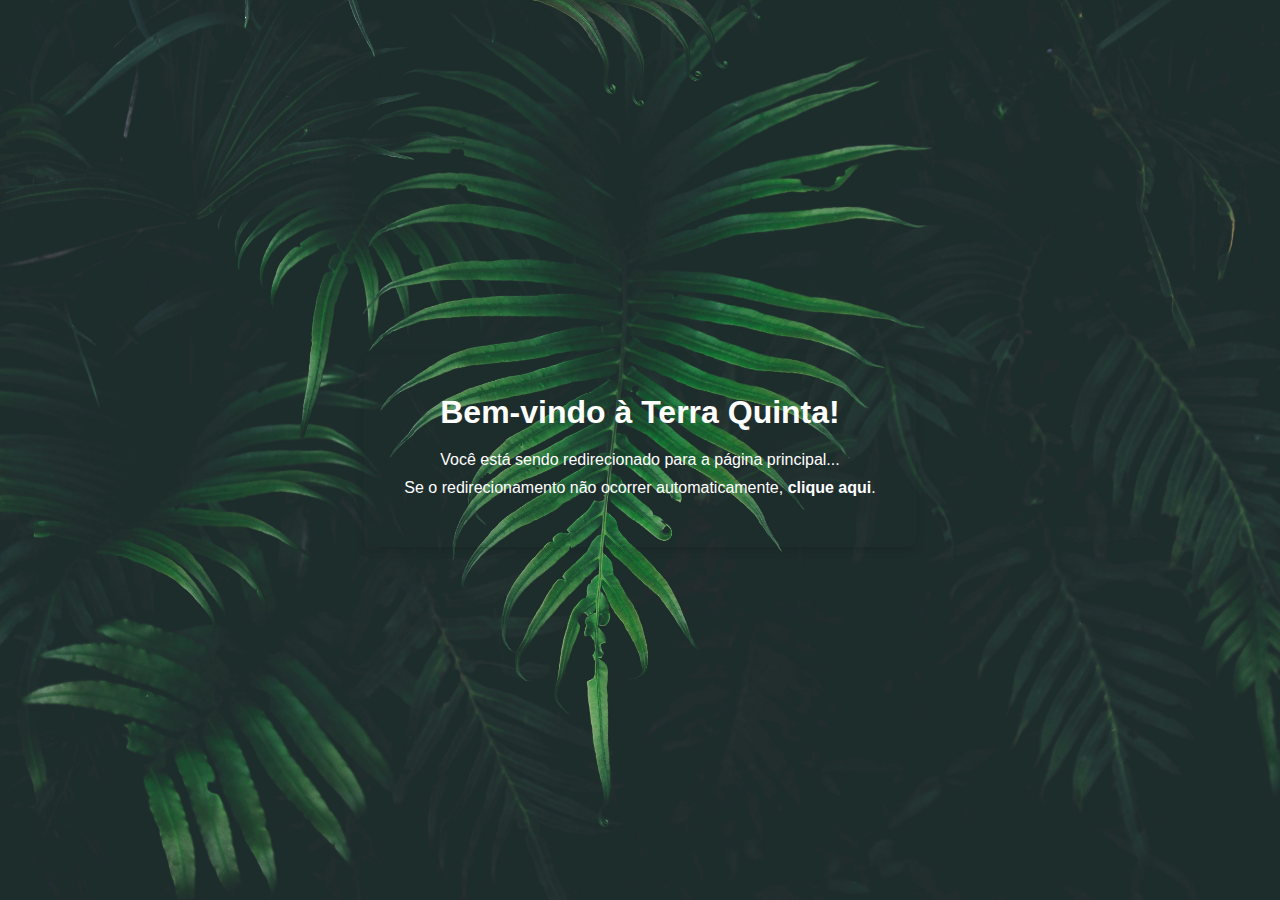
<file: index.html>
<!-- PAGINA DE REDIRECIOMENTO - APENAS PRO GITHUB PAGES FUNCIONAR -->
<!DOCTYPE html>
<html lang="pt-br">
<head>
    <meta charset="UTF-8">
    <meta name="viewport" content="width=device-width, initial-scale=1.0">
    <title>Redirecionando...</title>
    <meta http-equiv="refresh" content="2; url=home.html">
    <link rel="stylesheet" href="css/index.css">
</head>
<body>
    <div class="redirect-container">
        <h1>Bem-vindo à Terra Quinta!</h1>
        <p>Você está sendo redirecionado para a página principal...</p>
        <p>Se o redirecionamento não ocorrer automaticamente, <a href="home.html">clique aqui</a>.</p>
    </div>
</body>
</html>
</file>
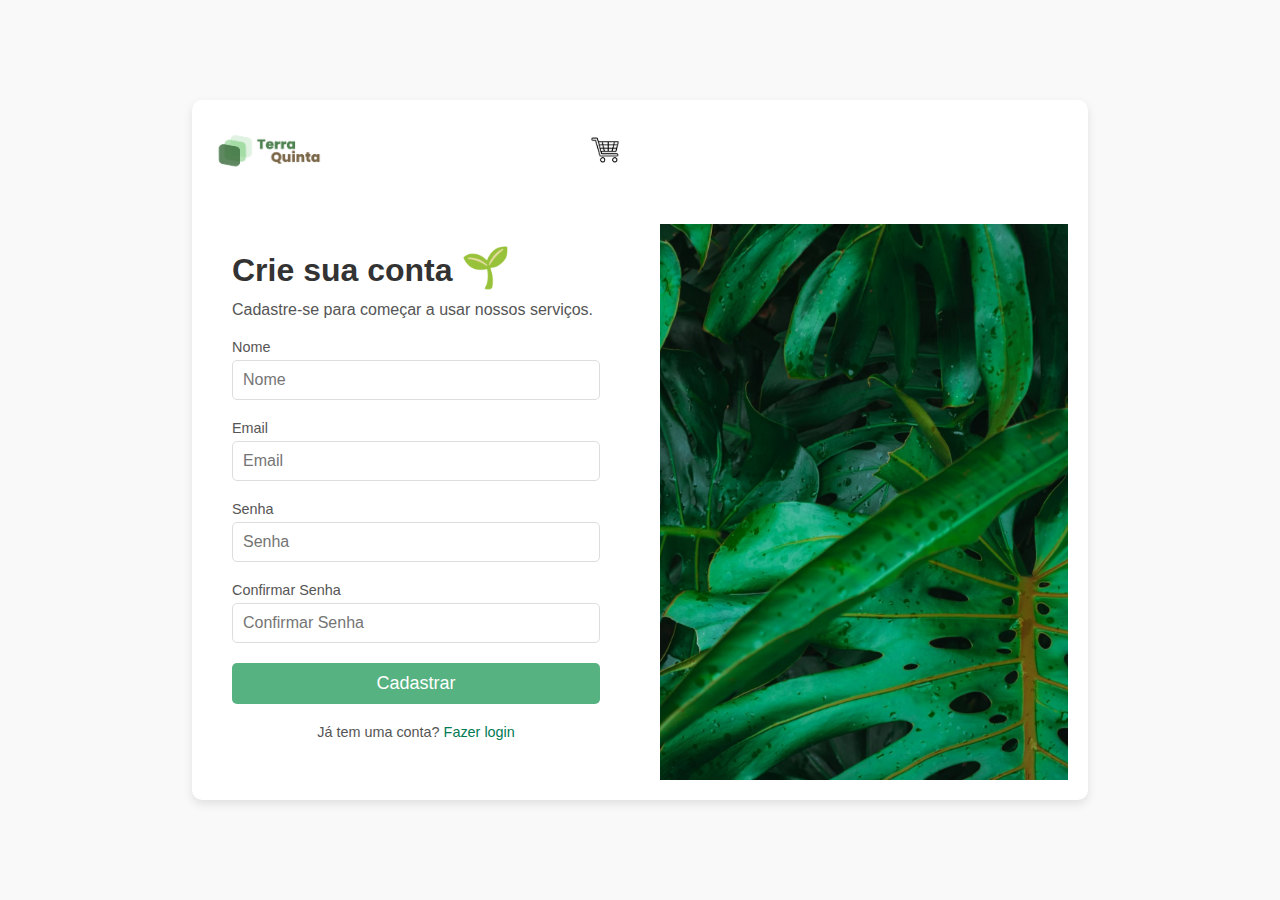
<file: cadastro.html>
<!DOCTYPE html>
<html lang="pt-BR">

<head>
    <meta charset="UTF-8">
    <meta name="viewport" content="width=device-width, initial-scale=1.0">
    <link rel="stylesheet" href="css/cadastro.css">
    <title>Cadastro - Terra Quinta</title>
</head>

<body>
    <div class="container">

        <!-- Logo e Carrinho -->
        <div class="container-logo">
            <div class="logo">
                <div>
                    <a href="http://127.0.0.1:5500/home.html">
                        <img src="images/logoTerraQuinta.png" alt="Logo Terra Quinta">
                    </a>
                </div>
                <div>
                    <a href="carrinho.html" class="icon">
                        <img src="images/carrinhoHeader.png" alt="Carrinho" style="width: 30px; height: 30px;">
                    </a>
                </div>
            </div>
        </div>

        <!-- Painel de Cadastro -->
        <div class="container-register">
            <div class="register-panel">
                <h1>Crie sua conta <span>🌱</span></h1>
                <p>Cadastre-se para começar a usar nossos serviços.</p>

                <form id="register-form">
                    <label for="register-username">Nome</label>
                    <input type="text" id="register-username" placeholder="Nome" required>

                    <label for="register-email">Email</label>
                    <input type="email" id="register-email" placeholder="Email" required>

                    <label for="register-password">Senha</label>
                    <input type="password" id="register-password" placeholder="Senha" required>

                    <label for="confirm-password">Confirmar Senha</label>
                    <input type="password" id="confirm-password" placeholder="Confirmar Senha" required>

                    <div class="content-btn">
                        <button type="submit" class="btn">Cadastrar</button>
                    </div>
                </form>

                <!-- Feedback para o usuário -->
                <p id="feedback" class="hidden"></p>

                <p class="register">
                    Já tem uma conta? <a href="login.html">Fazer login</a>
                </p>
            </div>

            <div class="image-panel">
                <img src="images/loginPlanta.jpg" alt="Imagem de folhas">
            </div>
        </div>
    </div>

    <script src="js/cadastro.js"></script>
</body>

</html>
</file>
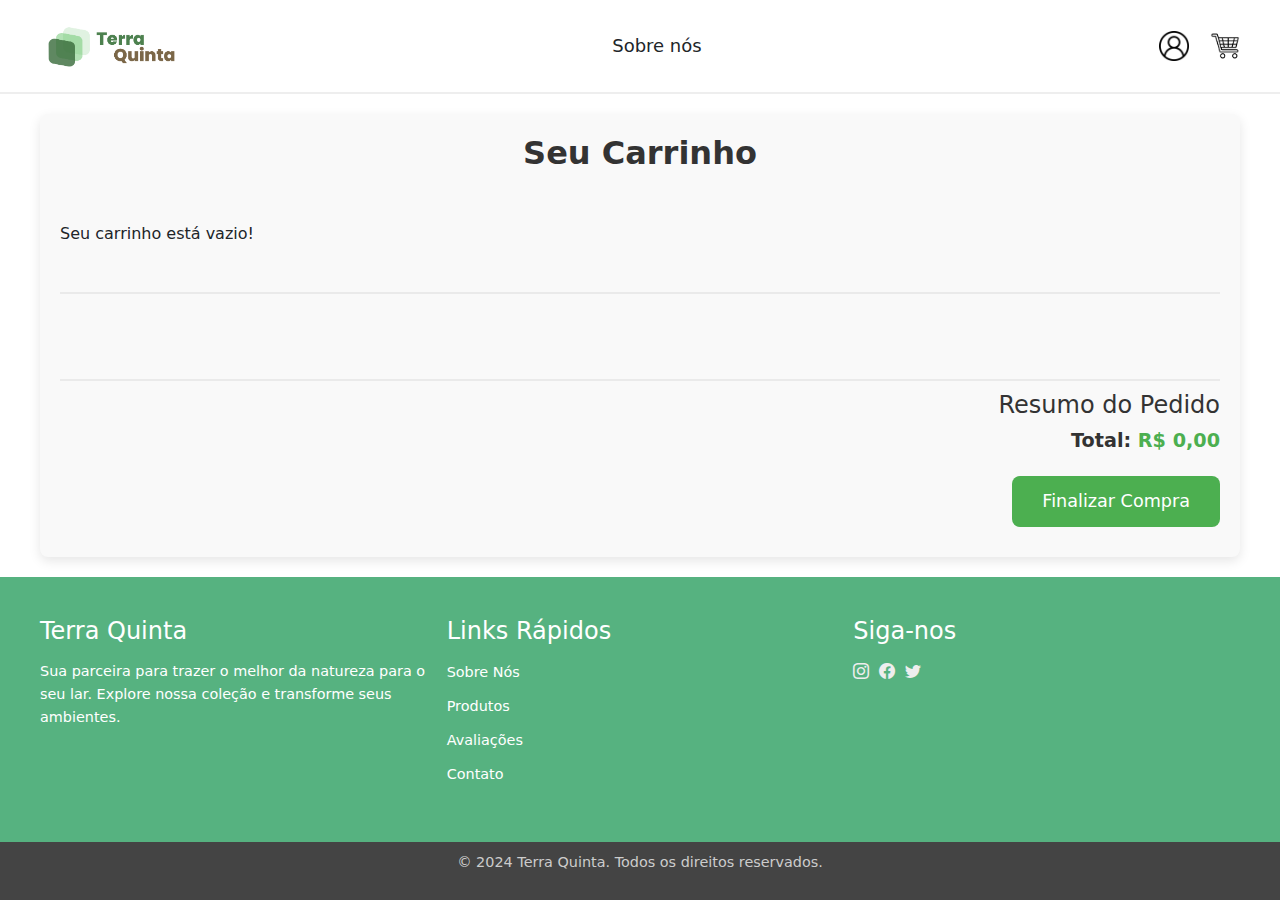
<file: carrinho.html>
<!DOCTYPE html>
<html lang="pt-BR">

<head>
    <meta charset="UTF-8">
    <meta name="viewport" content="width=device-width, initial-scale=1.0">
    <title>Carrinho - Terra Quinta</title>
    <link rel="stylesheet" href="css/carrinho.css">
    <link rel="stylesheet" href="https://cdn.jsdelivr.net/npm/bootstrap@5.3.3/dist/css/bootstrap.min.css">
    <link href="https://cdn.jsdelivr.net/npm/bootstrap-icons/font/bootstrap-icons.css" rel="stylesheet">
</head>

<body>
    <header class="main-header">
        <div class="logo">
            <a href="http://127.0.0.1:5500/home.html">
                <img src="images/logoTerraQuinta.png" alt="Logo Terra Quinta">
            </a>
           
        </div>
        <a href="http://127.0.0.1:5500/home.html#sobre-nos" class="nav-link" style="font-size: 18px;">Sobre nós</a>
        <nav>

            <div class="icons">
                <a href="http://127.0.0.1:5500/login.html">
                    <img src="images/users.png" alt="User" style="width: 30px; height: 30px;">
                </a>

                <a href="http://127.0.0.1:5500/carrinho.html" class="icon">
                    <img src="images/carrinhoHeader.png" alt="Carrinho" style="width: 30px; height: 30px;">
                </a>
            </div>
        </nav>
    </header>

    <main class="cart-container">
        <h1>Seu Carrinho</h1>
        <div class="cart-items">
            <!-- Os itens do carrinho serão adicionados aqui -->
        </div>

        <div class="cart-summary">
            <h2>Resumo do Pedido</h2>
            <p>Total: <span id="total-price">R$ 0,00</span></p>
        
            <button class="checkout-btn" >Finalizar Compra</button>
        </div>
    </main>

    <footer id="contato" class="footer-section">
        <div class="footer-container">
            <div class="footer-about">
                <h4>Terra Quinta</h4>
                <p>
                    Sua parceira para trazer o melhor da natureza para o seu lar. Explore nossa coleção e transforme
                    seus ambientes.
                </p>
            </div>
            <div class="footer-links">
                <h4>Links Rápidos</h4>
                <ul>
                    <li><a href="#sobre-nos">Sobre Nós</a></li>
                    <li><a href="#produtos">Produtos</a></li>
                    <li><a href="#avaliacoes">Avaliações</a></li>
                    <li><a href="#contato">Contato</a></li>
                </ul>
            </div>
            <div class="footer-social">
                <h4>Siga-nos</h4>
                <div class="social-icons">
                    <a href="#" aria-label="Instagram"><i class="bi bi-instagram"></i></a>
                    <a href="#" aria-label="Facebook"><i class="bi bi-facebook"></i></a>
                    <a href="#" aria-label="Twitter"><i class="bi bi-twitter"></i></a>
                
                </div>
            </div>
        </div>

    </footer>
    
    <div class="main-footer">
        <p>© 2024 Terra Quinta. Todos os direitos reservados.</p>
    </div>

    <script src="js/carrinho.js"></script>
    <script src="js/script.js"></script>
    <script src="https://cdn.jsdelivr.net/npm/bootstrap@5.3.3/dist/js/bootstrap.bundle.min.js"></script>
</body>

</html>
</file>
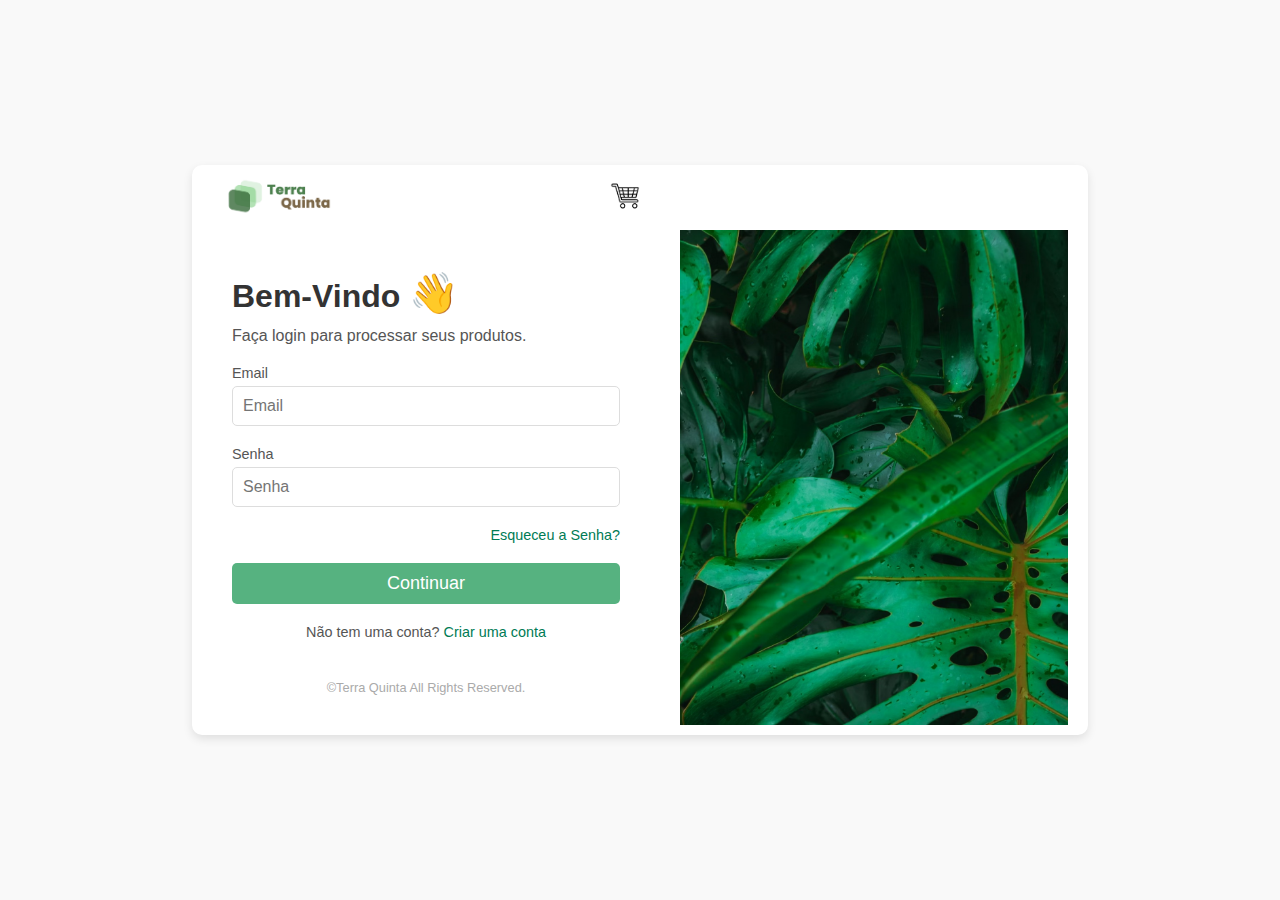
<file: login.html>
<!DOCTYPE html>
<html lang="pt-BR">

<head>
    <meta charset="UTF-8">
    <meta name="viewport" content="width=device-width, initial-scale=1.0">
    <link rel="stylesheet" href="css/login.css">
    <title>Login - Terra Quinta</title>
</head>

<body>
    <div class="container">

        <!-- Logo e Carrinho -->
        <div class="container-logo">
            <div class="logo">
                <div>
                    <a href="http://127.0.0.1:5500/home.html">
                        <img src="images/logoTerraQuinta.png" alt="Logo Terra Quinta">
                    </a>
                </div>
                <div>
                    <a href="carrinho.html" class="icon">
                        <img src="images/carrinhoHeader.png" alt="Carrinho" style="width: 30px; height: 30px;">
                    </a>
                </div>
            </div>
        </div>

        <!-- Painel de Login -->
        <div class="container-login">
            <div class="login-panel">
                <h1>Bem-Vindo <span>👋</span></h1>
                <p>Faça login para processar seus produtos.</p>

                <!-- Formulário de Login -->
                <form id="login-form">
                    <label for="login-username">Email</label>
                    <input type="text" id="login-username" placeholder="Email" required>

                    <label for="login-password">Senha</label>
                    <input type="password" id="login-password" placeholder="Senha" required>

                    <a href="redefinirSenha.html" class="forgot-password">Esqueceu a Senha?</a>
                    <div class="content-btn">
                        <button type="submit" class="btn">Continuar</button>
                    </div>
                </form>

                <!-- Feedback para o usuário -->
                <p id="feedback" class="hidden"></p>

                <!-- Registro -->
                <p class="register">
                    Não tem uma conta? <a href="cadastro.html">Criar uma conta</a>
                </p>

                <!-- Rodapé -->
                <footer>
                    ©Terra Quinta All Rights Reserved.
                </footer>
            </div>

            <!-- Painel de Imagem -->
            <div class="image-panel">
                <img src="images/loginPlanta.jpg" alt="Imagem de folhas">
            </div>
        </div>
    </div>

    <script src="js/login.js"></script>
</body>

</html>
</file>
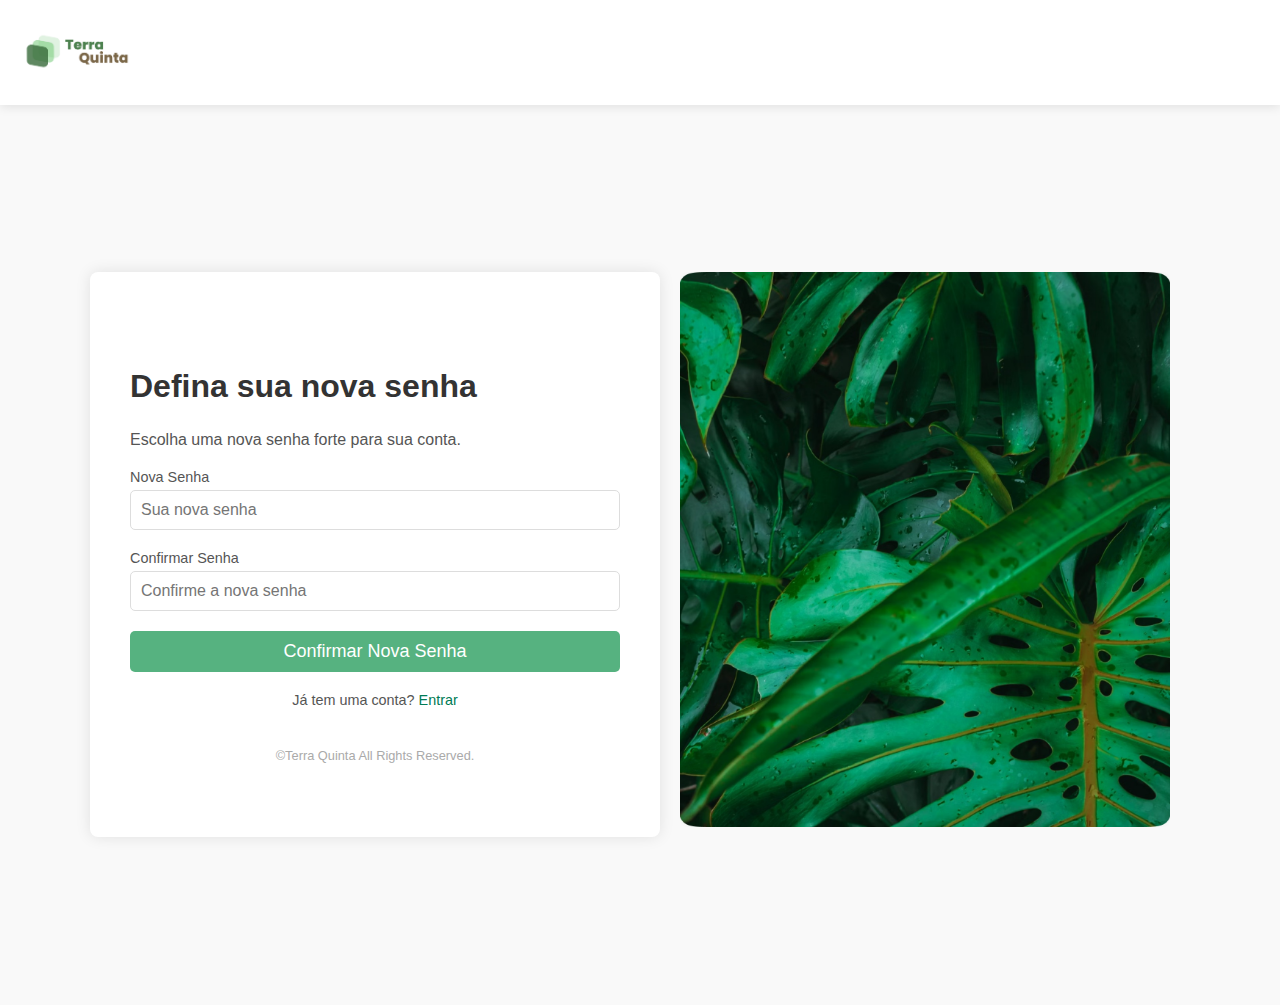
<file: novaSenha.html>
<!DOCTYPE html>
<html lang="pt-BR">
<head>
    <meta charset="UTF-8">
    <meta name="viewport" content="width=device-width, initial-scale=1.0">
    <title>Nova Senha - Terra Quinta</title>
    <link rel="stylesheet" href="css/novaSenha.css">
</head>
<body>
    <header>
        <div class="logo">
            <a href="http://127.0.0.1:5500/home.html">
                <img src="images/logoTerraQuinta.png" alt="Logo Terra Quinta">
            </a>
        </div>
    </header>

    <div class="container">
        <div class="container-reset">
            <div class="reset-panel">
                <h1>Defina sua nova senha</h1>
                <p>Escolha uma nova senha forte para sua conta.</p>
                <form id="new-password-form">
                    <label for="new-password">Nova Senha</label>
                    <input type="password" id="new-password" placeholder="Sua nova senha" required>

                    <label for="confirm-new-password">Confirmar Senha</label>
                    <input type="password" id="confirm-new-password" placeholder="Confirme a nova senha" required>

                    <div class="content-btn">
                        <button type="submit" class="btn">Confirmar Nova Senha</button>
                    </div>
                </form>

                <!-- Feedback para o usuário -->
                <p id="feedback" class="hidden"></p>

                <p class="login-link">
                    Já tem uma conta? <a href="login.html">Entrar</a>
                </p>
                <footer>
                    ©Terra Quinta All Rights Reserved.
                </footer>
            </div>
            <div class="image-panel">
                <img src="images/loginPlanta.jpg" alt="Imagem de folhas">
            </div>
        </div>
    </div>

    <script src="js/novaSenha.js"></script>

</body>
</html>
</file>
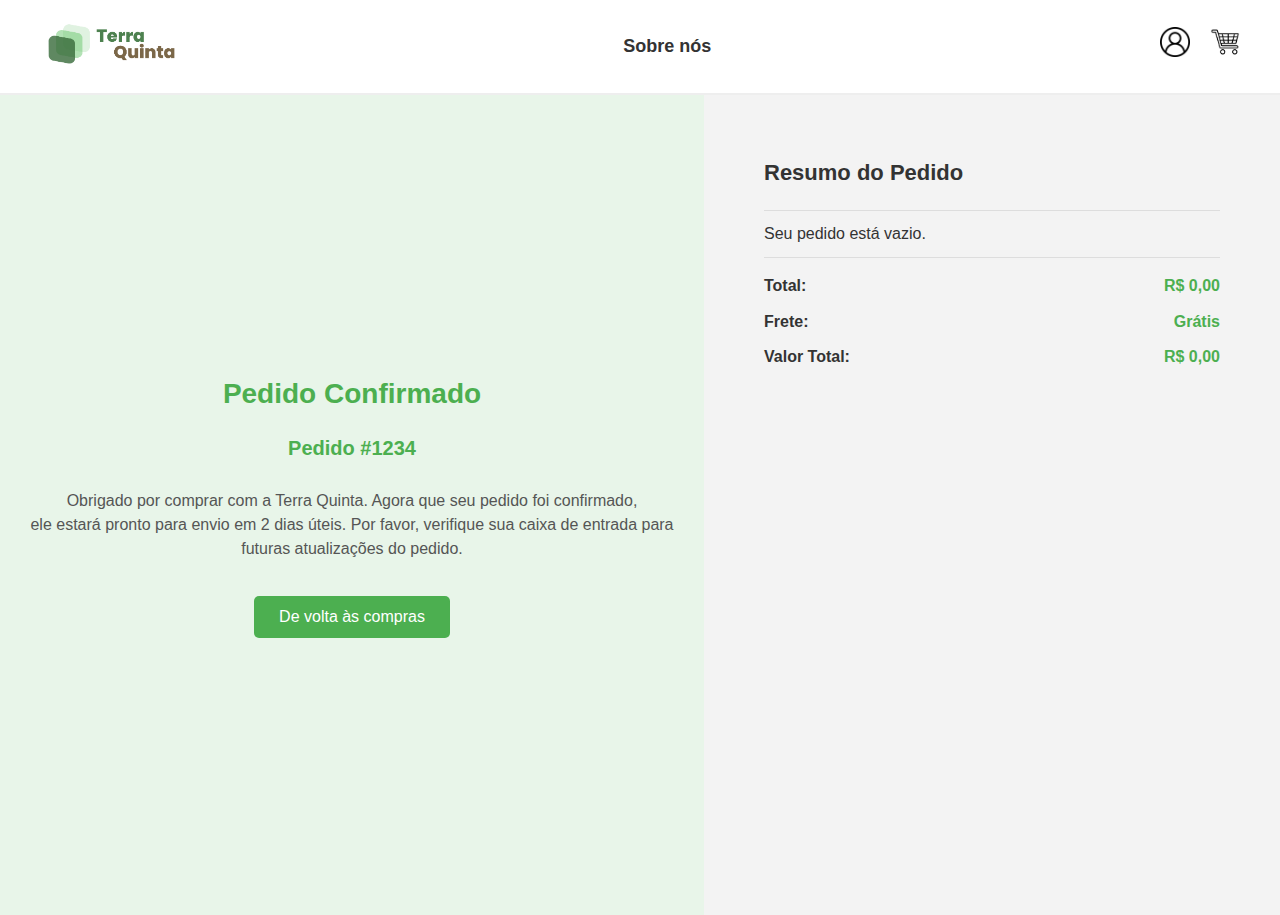
<file: pedidoRealizado.html>
<!DOCTYPE html>
<html lang="pt-br">
<head>
    <meta charset="UTF-8">
    <meta name="viewport" content="width=device-width, initial-scale=1.0">
    <title>Pedido Realizado</title>
    <link rel="stylesheet" href="css/pedidoRealizado.css">
</head>
<body>
    <header class="main-header">
        <div class="logo">
            <a href="http://127.0.0.1:5500/home.html">
                <img src="images/logoTerraQuinta.png" alt="Logo Terra Quinta">
            </a>
           
        </div>
        <a href="http://127.0.0.1:5500/home.html#sobre-nos" class="nav-link" style="font-size: 18px;">Sobre nós</a>
        <nav>

            <div class="icons">
                <a href="http://127.0.0.1:5500/login.html">
                    <img src="images/users.png" alt="User" style="width: 30px; height: 30px;">
                </a>

                <a href="http://127.0.0.1:5500/carrinho.html" class="icon">
                    <img src="images/carrinhoHeader.png" alt="Carrinho" style="width: 30px; height: 30px;">
                </a>
            </div>
        </nav>
    </header>
    <main>
        <section class="confirmation">
            <h2>Pedido Confirmado</h2>
            <p id="order-number">Pedido #1234</p>
            <p id="thank-you-message" >
                Obrigado por comprar com a Terra Quinta. Agora que seu pedido foi confirmado, <br>ele estará pronto para envio em 2 dias úteis. Por favor, verifique sua caixa de entrada para futuras atualizações do pedido.
            </p>
            <button id="back-to-shopping"><a href="http://127.0.0.1:5500/home.html">De volta às compras</a></button>
        </section>

        <section class="order-summary">
            <h3>Resumo do Pedido</h3>
            <div id="order-items"></div>
            <div class="order-totals">
                <p><strong>Total:</strong> <span id="order-total"></span></p>
                <p><strong>Frete:</strong> <span id="shipping-cost">Grátis</span></p>
                <p><strong>Valor Total:</strong> <span id="final-total"></span></p>
            </div>
        </section>
    </main>

    <script src="js/pedidoRealizado.js"></script>
</body>
</html>
</file>
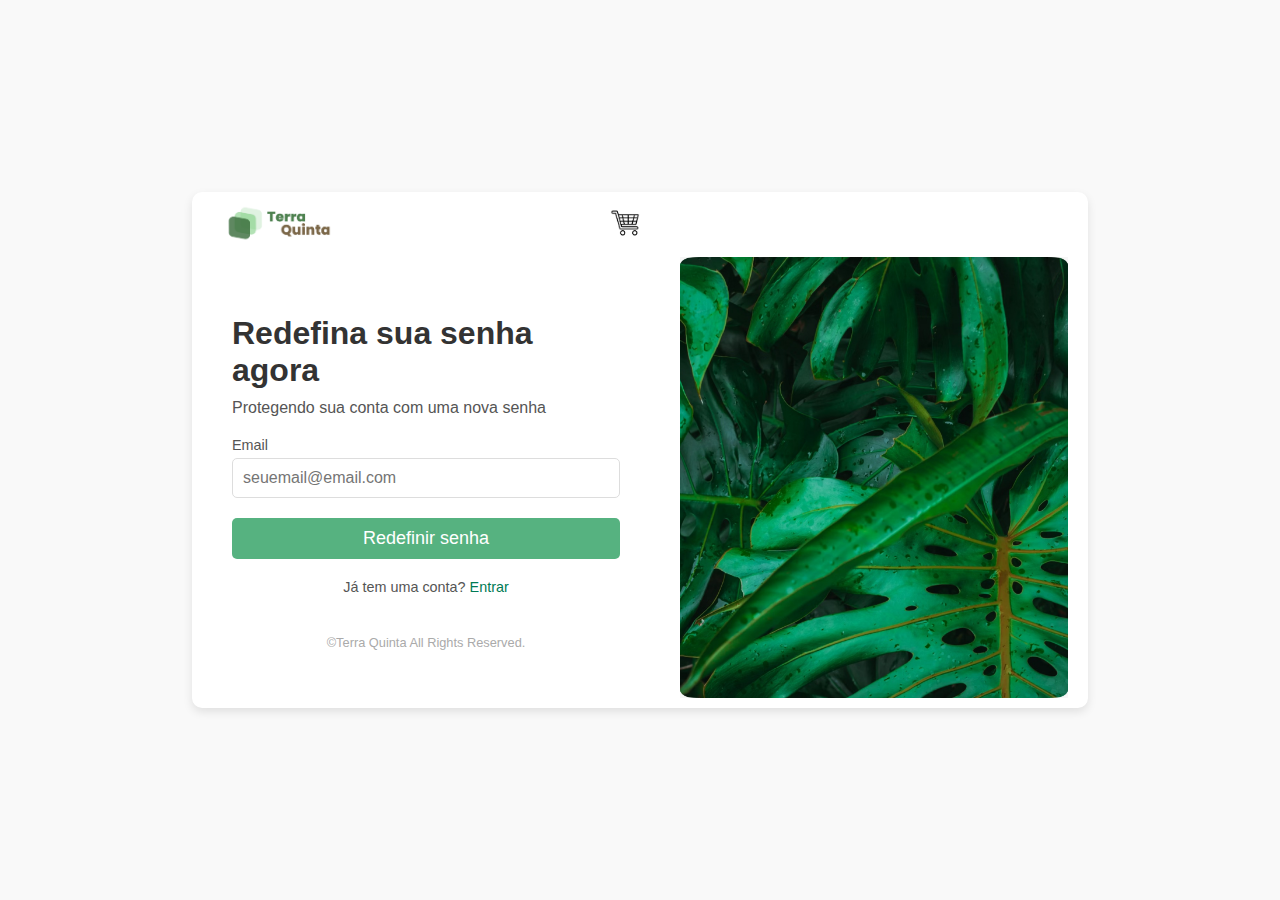
<file: redefinirSenha.html>
<!DOCTYPE html>
<html lang="pt-BR">
<head>
    <meta charset="UTF-8">
    <meta name="viewport" content="width=device-width, initial-scale=1.0">
    <title>Redefinir Senha - Terra Quinta</title>
    <link rel="stylesheet" href="css/redefinirSenha.css">
</head>
<body>
    <div class="container">
        <div class="container-logo">
            <div class="logo">
                <div>
                    <a href="http://127.0.0.1:5500/home.html">
                        <img src="images/logoTerraQuinta.png" alt="Logo Terra Quinta">
                    </a>
                </div>
                <div>
                    <a href="carrinho.html" class="icon">
                        <img src="images/carrinhoHeader.png" alt="Carrinho" style="width: 30px; height: 30px;">
                    </a>
                </div>
            </div>
        </div>

        <div class="container-reset">
            <div class="reset-panel">
                <h1>Redefina sua senha agora</h1>
                <p>Protegendo sua conta com uma nova senha</p>
                <form id="reset-password-form">
                    <label for="reset-email">Email</label>
                    <input type="email" id="reset-email" placeholder="seuemail@email.com" required>

                    <div class="content-btn">
                        <button type="submit" class="btn">Redefinir senha</button>
                    </div>
                </form>

                <p class="login-link">
                    Já tem uma conta? <a href="login.html">Entrar</a>
                </p>
                <footer>
                    ©Terra Quinta All Rights Reserved.
                </footer>
            </div>
            <div class="image-panel">
                <img src="images/loginPlanta.jpg" alt="Imagem de folhas">
            </div>
        </div>
    </div>
    <script src="js/redefinirSenha.js"></script>
</body>
</html>
</file>
<file: css/index.css>
* {
    margin: 0;
    padding: 0;
    box-sizing: border-box;
}

html, body {
    height: 100%;
    font-family: Arial, sans-serif;
    display: flex;
    justify-content: center;
    align-items: center;
}

body {
    background: url('../images/redirecionamentoPlanta.jpg') no-repeat center center fixed;
    background-size: cover;
}

.redirect-container {
    text-align: center;
    color: white;
    padding: 40px;
    border-radius: 8px;
    box-shadow: 0 4px 8px rgba(0, 0, 0, 0.1);
}

.redirect-container h1 {
    font-size: 2rem;
    margin-bottom: 20px;
}

.redirect-container p {
    font-size: 1rem;
    margin: 10px 0;
}

.redirect-container a {
    color: #fff;
    font-weight: bold;
    text-decoration: none;
}

.redirect-container a:hover {
    text-decoration: underline;
}
</file>
<file: css/cadastro.css>
/* Estilos Globais */
* {
    margin: 0;
    padding: 0;
    box-sizing: border-box;
}

body {
    font-family: Arial, sans-serif;
    display: flex;
    justify-content: center;
    align-items: center;
    min-height: 100vh;
    background-color: #f9f9f9;
}

.container {
    display: flex;
    flex-direction: column;
    width: 70%;
    background-color: #fff;
    border-radius: 10px;
    overflow: hidden;
    box-shadow: 0 4px 10px rgba(0, 0, 0, 0.1);
}

.container-logo {
    width: 50%;
}

.logo {
    padding: 20px;
    display: flex;
    align-items: center;
    justify-content: space-between;
}

.logo img {
    width: 120px;
}

.container-register {
    display: flex;
}

.register-panel {
    padding: 40px;
    width: 50%;
}

h1 {
    font-size: 2rem;
    color: #333;
    margin-bottom: 10px;
}

h1 span {
    font-size: 2.5rem;
}

p {
    font-size: 1rem;
    color: #555;
    margin-bottom: 20px;
}

form {
    display: flex;
    flex-direction: column;
}

label {
    font-size: 0.9rem;
    color: #555;
    margin-bottom: 5px;
}

input {
    padding: 10px;
    font-size: 1rem;
    border: 1px solid #ddd;
    border-radius: 5px;
    margin-bottom: 20px;
}

input:focus {
    outline: none;
    border-color: #007b55;
}

.content-btn {
    display: flex;
    justify-content: center;
}

.btn {
    background-color: #56B280;
    color: #fff;
    border: none;
    padding: 10px 20px;
    font-size: 18px;
    border-radius: 5px;
    cursor: pointer;
    transition: background-color 0.3s;
    width: 100%;
}

.btn:hover {
    background-color: #218838;
}

.register {
    font-size: 0.9rem;
    text-align: center;
    margin-top: 20px;
}

.register a {
    color: #007b55;
    text-decoration: none;
}

.register a:hover {
    text-decoration: underline;
}

.image-panel {
    flex: 1;
    padding: 20px;
}

.image-panel img {
    width: 100%;
    height: 100%;
    object-fit: cover;
}
</file>
<file: css/carrinho.css>
html, body {
    height: 100%;
    margin: 0;
    display: flex;
    flex-direction: column;
}

main {
    width: 100%;
    display: flex;
    flex-direction: column;
    flex: 1;
}


/* Cabeçalho */
.main-header {
    display: flex;
    justify-content: space-between;
    align-items: center;
    padding: 8px 40px;
    border-bottom: 2px solid #eee;
}

.main-header .logo img {
    width: 150px;
}

.main-header nav {
    display: flex;
    align-items: center;
}

.nav-link {
    margin-right: 20px;
    text-decoration: none;
    color: #333;
    font-weight: bold;
}

.icons a {
    margin-left: 15px;
    font-size: 1.2rem;
    text-decoration: none;
    color: #333;
}

.cart-container {
    display: flex;
    flex-direction: column;
    gap: 20px; 
    flex: 1; 
    margin: 20px auto;
    max-width: 1200px;
}


.cart-items {
    display: flex;
    flex-direction: column;
    gap: 20px;
    border-bottom: 2px solid #eaeaea;
    padding-bottom: 20px;
    margin-bottom: 20px;
}

.cart-item {
    display: flex;
    align-items: center;
    justify-content: space-between;
    border: 1px solid #eaeaea;
    padding: 10px;
    border-radius: 8px;
}

.cart-item img {
    width: 100px;
    height: 100px;
    object-fit: cover;
    border-radius: 8px;
}

.cart-item-details {
    flex: 1;
    margin-left: 20px;
}

.cart-item-details h3 {
    margin: 0;
    font-size: 1.2rem;
}

.cart-item-details p {
    margin: 5px 0;
}

.cart-item-actions {
    text-align: center;
}

.cart-summary {
    display: flex;
    justify-content: space-between; /* Move os itens para os lados opostos */
    align-items: center; /* Centraliza verticalmente */
    margin-top: 20px;
    padding: 10px 0;
    border-top: 2px solid #eaeaea; /* Opcional: separador visual */
}

.cart-summary p {
    font-size: 1.2rem;
    font-weight: bold;
    margin: 0; /* Remove margem extra */
    color: #333;
}


.checkout-btn {
    background-color: #4CAF50;
    color: white;
    padding: 12px 30px;
    border: none;
    border-radius: 8px;
    cursor: pointer;
    font-size: 1.1rem;
    transition: background-color 0.3s ease;
    align-self: flex-end; /* Mantém o botão alinhado */
}


.checkout-btn:hover {
    background-color: #45a049;
}

/* Container principal do carrinho */
.cart-container {
    max-width: 1200px;
    margin: 20px auto;
    padding: 20px;
    background-color: #f9f9f9;
    border-radius: 8px;
    box-shadow: 0 4px 12px rgba(0, 0, 0, 0.1);
}

/* Título principal do carrinho */
.cart-container h1 {
    font-size: 2rem;
    font-weight: bold;
    color: #333;
    text-align: center;
    margin-bottom: 30px;
}

/* Estilo dos itens do carrinho */
.cart-items {
    display: flex;
    flex-direction: column;
    gap: 20px;
    padding-bottom: 30px;
    margin-bottom: 20px;
    border-bottom: 2px solid #eaeaea;
}

/* Item do carrinho */
.cart-item {
    display: flex;
    align-items: center;
    justify-content: space-between;
    padding: 15px;
    border: 1px solid #eaeaea;
    border-radius: 10px;
    background-color: #fff;
    box-shadow: 0 2px 8px rgba(0, 0, 0, 0.1);
}

/* Imagem do produto */
.cart-item img {
    width: 120px;
    height: 120px;
    object-fit: cover;
    border-radius: 8px;
    margin-right: 20px;
}

/* Detalhes do item */
.cart-item-details {
    flex: 1;
}

/* Nome e preço do produto */
.cart-item-details h3 {
    margin: 0;
    font-size: 1.2rem;
    color: #333;
}

.cart-item-details p {
    margin: 5px 0;
    color: #777;
}

/* Ações do item (remover) */
.cart-item-actions {
    display: flex;
    align-items: center;
    justify-content: center;
}

.cart-item-actions button {
    background-color: #f44336;
    color: white;
    border: none;
    padding: 8px;
    border-radius: 50%;
    cursor: pointer;
    transition: background-color 0.3s ease;
}

.cart-item-actions button:hover {
    background-color: #d32f2f;
}

.cart-summary {
    margin-top: auto; /* Empurra o resumo para o final do container */
    display: flex;
    flex-direction: column;
    align-items: flex-end; /* Alinha o conteúdo à direita */
}


.cart-summary h2 {
    font-size: 1.5rem;
    color: #333;
}

.cart-summary p {
    font-size: 1.2rem;
    font-weight: bold;
    color: #333;
}

#total-price {
    color: #4CAF50;
}

/* Botão de finalizar compra */
.checkout-btn {
    background-color: #4CAF50;
    color: white;
    padding: 12px 30px;
    border: none;
    border-radius: 8px;
    cursor: pointer;
    font-size: 1.1rem;
    transition: background-color 0.3s ease;
    margin-top: 20px;
    align-self: flex-end;
    
}

.checkout-btn:hover {
    background-color: #45a049;
}

/* Seção Footer */
.footer-section {
    background-color: #56B280; /* Cor verde da identidade visual */
    color: white;
    padding: 40px 20px;
    flex-shrink: 0;
}

.footer-container {
    max-width: 1200px;
    margin: 0 auto;
    display: flex;
    flex-wrap: wrap;
    align-items: flex-start;
    gap: 20px;
}

.footer-logo {
    flex: 1 1 100px;
    min-width: 100px;
    display: flex;
    align-items: center;
    justify-content: center;
}

.footer-logo img {
    max-width: 100px;
    height: auto;
}

.footer-about,
.footer-links,
.footer-social {
    flex: 1 1 calc(33.33% - 20px);
    min-width: 200px;
}

.footer-about h4,
.footer-links h4,
.footer-social h4 {
    font-size: 1.5rem;
    margin-bottom: 15px;
}

.footer-about p {
    font-size: 0.9rem;
    line-height: 1.6;
}

.footer-links ul {
    list-style: none;
    padding: 0;
}

.footer-links ul li {
    margin-bottom: 10px;
}

.footer-links ul li a {
    text-decoration: none;
    color: white;
    font-size: 0.9rem;
}

.footer-links ul li a:hover {
    text-decoration: underline;
}

.footer-social .social-icons {
    display: flex;
    gap: 10px;
}

.footer-social .social-icons a {
    color: #eee;
}

.footer-social .social-icons a img:hover {
    transform: scale(1.1);
}

.main-footer {
    background-color: #444;
    color: #ccc;
    text-align: center;
    padding: 10px 0;
    font-size: 0.9rem;
}

footer {
    position: relative; /* Remove sobreposição */
    flex-shrink: 0; /* Previne o encolhimento */
}


.footer-bottom {
    text-align: center;
    margin-top: 30px;
    font-size: 0.8rem;
    border-top: 1px solid rgba(255, 255, 255, 0.2);
    padding-top: 15px;
    color: rgba(255, 255, 255, 0.8);
}

/* Responsividade */
@media (max-width: 768px) {
    .cart-container {
        padding: 15px;
    }

    .cart-summary {
        flex-direction: column;
        align-items: flex-start;
    }

    .cart-item img {
        width: 90px;
        height: 90px;
    }

    .checkout-btn {
        width: 100%;
    }
}


/* Seção Footer */
.footer-section {
    background-color: #56B280; /* Cor verde da identidade visual */
    color: white;
    padding: 40px 20px;
}

.footer-container {
    max-width: 1200px;
    margin: 0 auto;
    display: flex;
    flex-wrap: wrap;
    align-items: flex-start;
    gap: 20px;
}

.footer-logo {
    flex: 1 1 100px;
    min-width: 100px;
    display: flex;
    align-items: center;
    justify-content: center;
}

.footer-logo img {
    max-width: 100px;
    height: auto;
}

.footer-about,
.footer-links,
.footer-social {
    flex: 1 1 calc(33.33% - 20px);
    min-width: 200px;
}

.footer-about h4,
.footer-links h4,
.footer-social h4 {
    font-size: 1.5rem;
    margin-bottom: 15px;
}

.footer-about p {
    font-size: 0.9rem;
    line-height: 1.6;
}

.footer-links ul {
    list-style: none;
    padding: 0;
}

.footer-links ul li {
    margin-bottom: 10px;
}

.footer-links ul li a {
    text-decoration: none;
    color: white;
    font-size: 0.9rem;
}

.footer-links ul li a:hover {
    text-decoration: underline;
}

.footer-social .social-icons {
    display: flex;
    gap: 10px;
}

.footer-social .social-icons a img {
    width: 30px;
    height: 30px;
    /* filter: brightness(0) invert(1); 
    transition: transform 0.3s; */
}

.footer-social .social-icons a img:hover {
    transform: scale(1.1);
}

.main-footer {
    background-color: #444;
    color: #ccc;
    text-align: center;
    padding: 10px 0;
    font-size: 0.9rem;
}


.footer-bottom {
    text-align: center;
    margin-top: 30px;
    font-size: 0.8rem;
    border-top: 1px solid rgba(255, 255, 255, 0.2);
    padding-top: 15px;
    color: rgba(255, 255, 255, 0.8);
}

.nav-link {
    text-decoration: none; 
    color: inherit; 
}

.nav-link:visited {
    color: inherit; 
}

.nav-link:focus,
.nav-link:active {
    outline: none; 
}
</file>
<file: css/login.css>
* {
    margin: 0;
    padding: 0;
    box-sizing: border-box;
}

body {
    font-family: Arial, sans-serif;
    display: flex;
    justify-content: center;
    align-items: center;
    min-height: 100vh;
    background-color: #f9f9f9;
}

.container {
    display: flex;
    flex-direction: column;
    /* max-width: 1100px; */
    width: 70%;
    background-color: #fff;
    border-radius: 10px;
    overflow: hidden;
    box-shadow: 0 4px 10px rgba(0, 0, 0, 0.1);
}

.container-login{
    display: flex;
    
}
.container-logo{
    width: 50%;
}
.login-panel {
    flex: 1;
    padding: 40px;
    display: flex;
    flex-direction: column;
    justify-content: center;
}
.logo{
    padding-left: 30px;
    display: flex;
    align-items: center;
    justify-content: space-between;
    
}
.image-panel {
    flex: 1;
    padding: 0px 20px 10px 20px;
}

.image-panel img {
    width: 100%;
    height: 100%;
    object-fit: cover;
}

.logo img {
    width: 120px;
    /* margin-bottom: 20px; */
}

h1 {
    font-size: 2rem;
    color: #333;
    margin-bottom: 10px;
}

h1 span {
    font-size: 2.5rem;
}

p {
    font-size: 1rem;
    color: #555;
    margin-bottom: 20px;
}

form {
    display: flex;
    flex-direction: column;
}

label {
    font-size: 0.9rem;
    color: #555;
    margin-bottom: 5px;
}

input {
    padding: 10px;
    font-size: 1rem;
    border: 1px solid #ddd;
    border-radius: 5px;
    margin-bottom: 20px;
}

input:focus {
    outline: none;
    border-color: #007b55;
}

.forgot-password {
    color: #007b55;
    text-decoration: none;
    font-size: 0.9rem;
    margin-bottom: 20px;
    justify-content: end;
    display: flex;
}

.forgot-password:hover {
    text-decoration: underline;
}

.content-btn{
    display: flex;
    justify-content: center;
    align-items: center;
}

.btn {
    background-color: #56B280;
    color: #fff;
    border: none;
    padding: 10px 20px;
    font-size: 18px;
    border-radius: 5px;
    cursor: pointer;
    transition: background-color 0.3s;
    width: 100%;
}

.btn:hover {
    background-color: #218838;
}

.register {
    font-size: 0.9rem;
    text-align: center;
    margin-top: 20px;
}

.register a {
    color: #007b55;
    text-decoration: none;
}

.register a:hover {
    text-decoration: underline;
}

footer {
    margin-top: 20px;
    text-align: center;
    font-size: 0.8rem;
    color: #aaa;
}

.hidden {
    display: none;
}

.error {
    color: red;
    font-size: 14px;
    margin-top: 10px;
}

.success {
    color: green;
    font-size: 14px;
    margin-top: 10px;
}
</file>
<file: css/novaSenha.css>
body {
    font-family: Arial, sans-serif;
    margin: 0;
    padding: 0;
    background-color: #f9f9f9;
}

header {
    display: flex;
    align-items: center;
    justify-content: flex-start;
    padding: 20px;
    background-color: #fff;
    box-shadow: 0px 2px 10px rgba(0, 0, 0, 0.1);
}

.logo img {
    width: 120px;
}

.container {
    display: flex;
    justify-content: center;
    align-items: center;
    height: 100vh;
}

.container-reset {
    display: flex;
    width: 100%;
    max-width: 1100px;
}

.reset-panel {
    flex: 1;
    padding: 40px;
    display: flex;
    flex-direction: column;
    justify-content: center;
    background-color: #fff;
    box-shadow: 0px 0px 15px rgba(0, 0, 0, 0.1);
    border-radius: 8px;
}

h1 {
    font-size: 2rem;
    color: #333;
    margin-bottom: 10px;
}

p {
    font-size: 1rem;
    color: #555;
    margin-bottom: 20px;
}

form {
    display: flex;
    flex-direction: column;
}

label {
    font-size: 0.9rem;
    color: #555;
    margin-bottom: 5px;
}

input {
    padding: 10px;
    font-size: 1rem;
    border: 1px solid #ddd;
    border-radius: 5px;
    margin-bottom: 20px;
    transition: border-color 0.3s;
}

input:focus {
    outline: none;
    border-color: #007b55;
}

.content-btn {
    display: flex;
    justify-content: center;
    align-items: center;
}

.btn {
    background-color: #56B280;
    color: #fff;
    border: none;
    padding: 10px 20px;
    font-size: 18px;
    border-radius: 5px;
    cursor: pointer;
    transition: background-color 0.3s;
    width: 100%;
}

.btn:hover {
    background-color: #218838;
}

.login-link {
    font-size: 0.9rem;
    text-align: center;
    margin-top: 20px;
}

.login-link a {
    color: #007b55;
    text-decoration: none;
}

.login-link a:hover {
    text-decoration: underline;
}

footer {
    margin-top: 20px;
    text-align: center;
    font-size: 0.8rem;
    color: #aaa;
}

.image-panel {
    flex: 1;
    padding: 0px 20px 10px 20px;
}

.image-panel img {
    width: 100%;
    height: 100%;
    object-fit: cover;
    border-radius: 8px;
}

.hidden {
    display: none;
}

.error {
    color: red;
    font-size: 14px;
    margin-top: 10px;
}

.success {
    color: green;
    font-size: 14px;
    margin-top: 10px;
}
</file>
<file: css/pedidoRealizado.css>
body {
    font-family: Arial, sans-serif;
    line-height: 1.6;
    margin: 0;
    padding: 0;
    background-color: #f9f9f9;
    color: #333;
    height: 100vh;
}

* {
    box-sizing: border-box;
    margin: 0;
    padding: 0;
}

html, body {
    height: 100%;
}

.main-header {
    display: flex;
    justify-content: space-between;
    align-items: center;
    padding: 5px 40px;
    border-bottom: 2px solid #eee;
    background-color: #ffffff;
}

.main-header .logo img {
    width: 150px;
}

.nav-link {
    text-decoration: none;
    color: #333;
    font-size: 18px;
    font-weight: bold;
}

.icons a {
    margin-left: 15px;
    font-size: 1.2rem;
    text-decoration: none;
    color: #333;
}

main {
    display: flex;
    height: calc(100vh - 80px); /* Subtraindo o tamanho do cabeçalho */
}

.confirmation {
    width: 55%;
    height: 100%;
    display: flex;
    flex-direction: column;
    justify-content: center;
    align-items: center;
    padding: 20px;
}

.confirmation {
    background: #e8f5e9; /* Cor verde suave */
    color: #333;
    text-align: center;
}

.confirmation h2 {
    font-size: 28px;
    color: #4CAF50;
    margin-bottom: 15px;
}

.confirmation img {
    width: 150px;
    margin-bottom: 20px;
}

#order-number {
    font-size: 20px;
    font-weight: bold;
    color: #4CAF50;
    margin-bottom: 10px;
}

#thank-you-message {
    font-size: 16px;
    color: #555;
    margin: 15px 0;
    line-height: 1.5;
}

#back-to-shopping {
    background-color: #4CAF50;
    color: white;
    border: none;
    padding: 12px 25px;
    border-radius: 5px;
    cursor: pointer;
    font-size: 16px;
    margin-top: 20px;
}

#back-to-shopping > a:visited, a {
    color: white;
    text-decoration: none;
}

#back-to-shopping:hover {
    background-color: #45a049;
}

.order-summary {
    width: 45%;
    background: #f3f3f3; /* Cor cinza claro */
    color: #333;
    text-align: left;
    padding: 60px;
}

.order-summary h3 {
    font-size: 22px;
    color: #333;
    margin-bottom: 20px;
}

#order-items {
    width: 100%;
    padding: 10px 0;
    border-top: 1px solid #ddd;
    border-bottom: 1px solid #ddd;
    margin-bottom: 15px;
}

.order-item {
    display: flex;
    justify-content: space-between;
    padding: 10px 0;
    font-size: 14px;
}

.order-totals p {
    display: flex;
    justify-content: space-between;
    margin: 10px 0;
}

.order-totals span {
    color: #4CAF50;
    font-weight: bold;
}
</file>
<file: css/redefinirSenha.css>
* {
    margin: 0;
    padding: 0;
    box-sizing: border-box;
}

body {
    font-family: Arial, sans-serif;
    display: flex;
    justify-content: center;
    align-items: center;
    min-height: 100vh;
    background-color: #f9f9f9;
}


.container-reset {
    display: flex;
}

.container {
    display: flex;
    flex-direction: column;
    /* max-width: 1100px; */
    width: 70%;
    background-color: #fff;
    border-radius: 10px;
    overflow: hidden;
    box-shadow: 0 4px 10px rgba(0, 0, 0, 0.1);
}

.container-login {
    display: flex;

}

.container-logo {
    width: 50%;
}

.login-panel {
    flex: 1;
    padding: 40px;
    display: flex;
    flex-direction: column;
    justify-content: center;
}

.logo {
    padding-left: 30px;
    display: flex;
    align-items: center;
    justify-content: space-between;

}

.reset-panel {
    flex: 1;
    padding: 40px;
    display: flex;
    flex-direction: column;
    justify-content: center;
}

h1 {
    font-size: 2rem;
    color: #333;
    margin-bottom: 10px;
}

p {
    font-size: 1rem;
    color: #555;
    margin-bottom: 20px;
}

form {
    display: flex;
    flex-direction: column;
}

label {
    font-size: 0.9rem;
    color: #555;
    margin-bottom: 5px;
}

input {
    padding: 10px;
    font-size: 1rem;
    border: 1px solid #ddd;
    border-radius: 5px;
    margin-bottom: 20px;
}

input:focus {
    outline: none;
    border-color: #007b55;
}

.content-btn {
    display: flex;
    justify-content: center;
    align-items: center;
}

.btn {
    background-color: #56B280;
    color: #fff;
    border: none;
    padding: 10px 20px;
    font-size: 18px;
    border-radius: 5px;
    cursor: pointer;
    transition: background-color 0.3s;
    width: 100%;
}

.btn:hover {
    background-color: #218838;
}

.login-link {
    font-size: 0.9rem;
    text-align: center;
    margin-top: 20px;
}

.login-link a {
    color: #007b55;
    text-decoration: none;
}

.login-link a:hover {
    text-decoration: underline;
}

footer {
    margin-top: 20px;
    text-align: center;
    font-size: 0.8rem;
    color: #aaa;
}

.image-panel {
    flex: 1;
    padding: 0px 20px 10px 20px;
}

.image-panel img {
    width: 100%;
    height: 100%;
    object-fit: cover;
}

.logo img {
    width: 120px;
    /* margin-bottom: 20px; */
}
</file>
